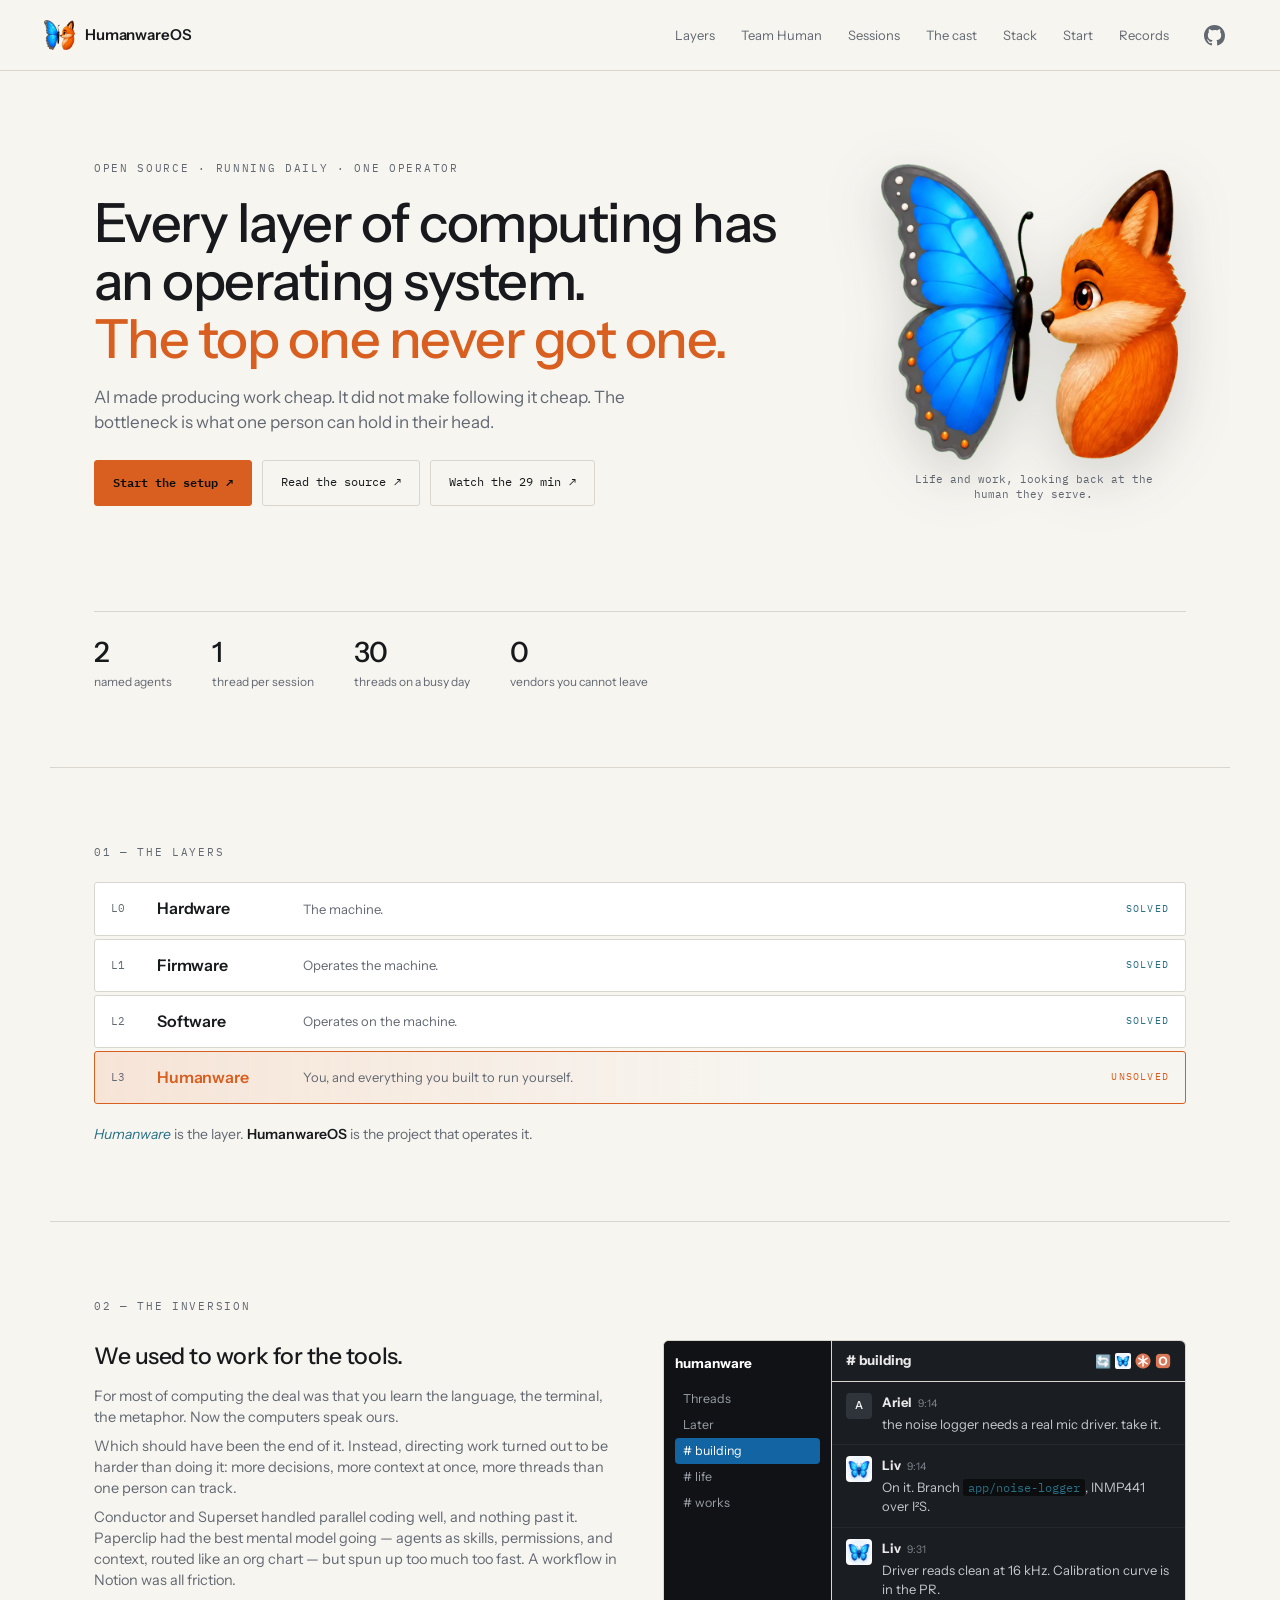
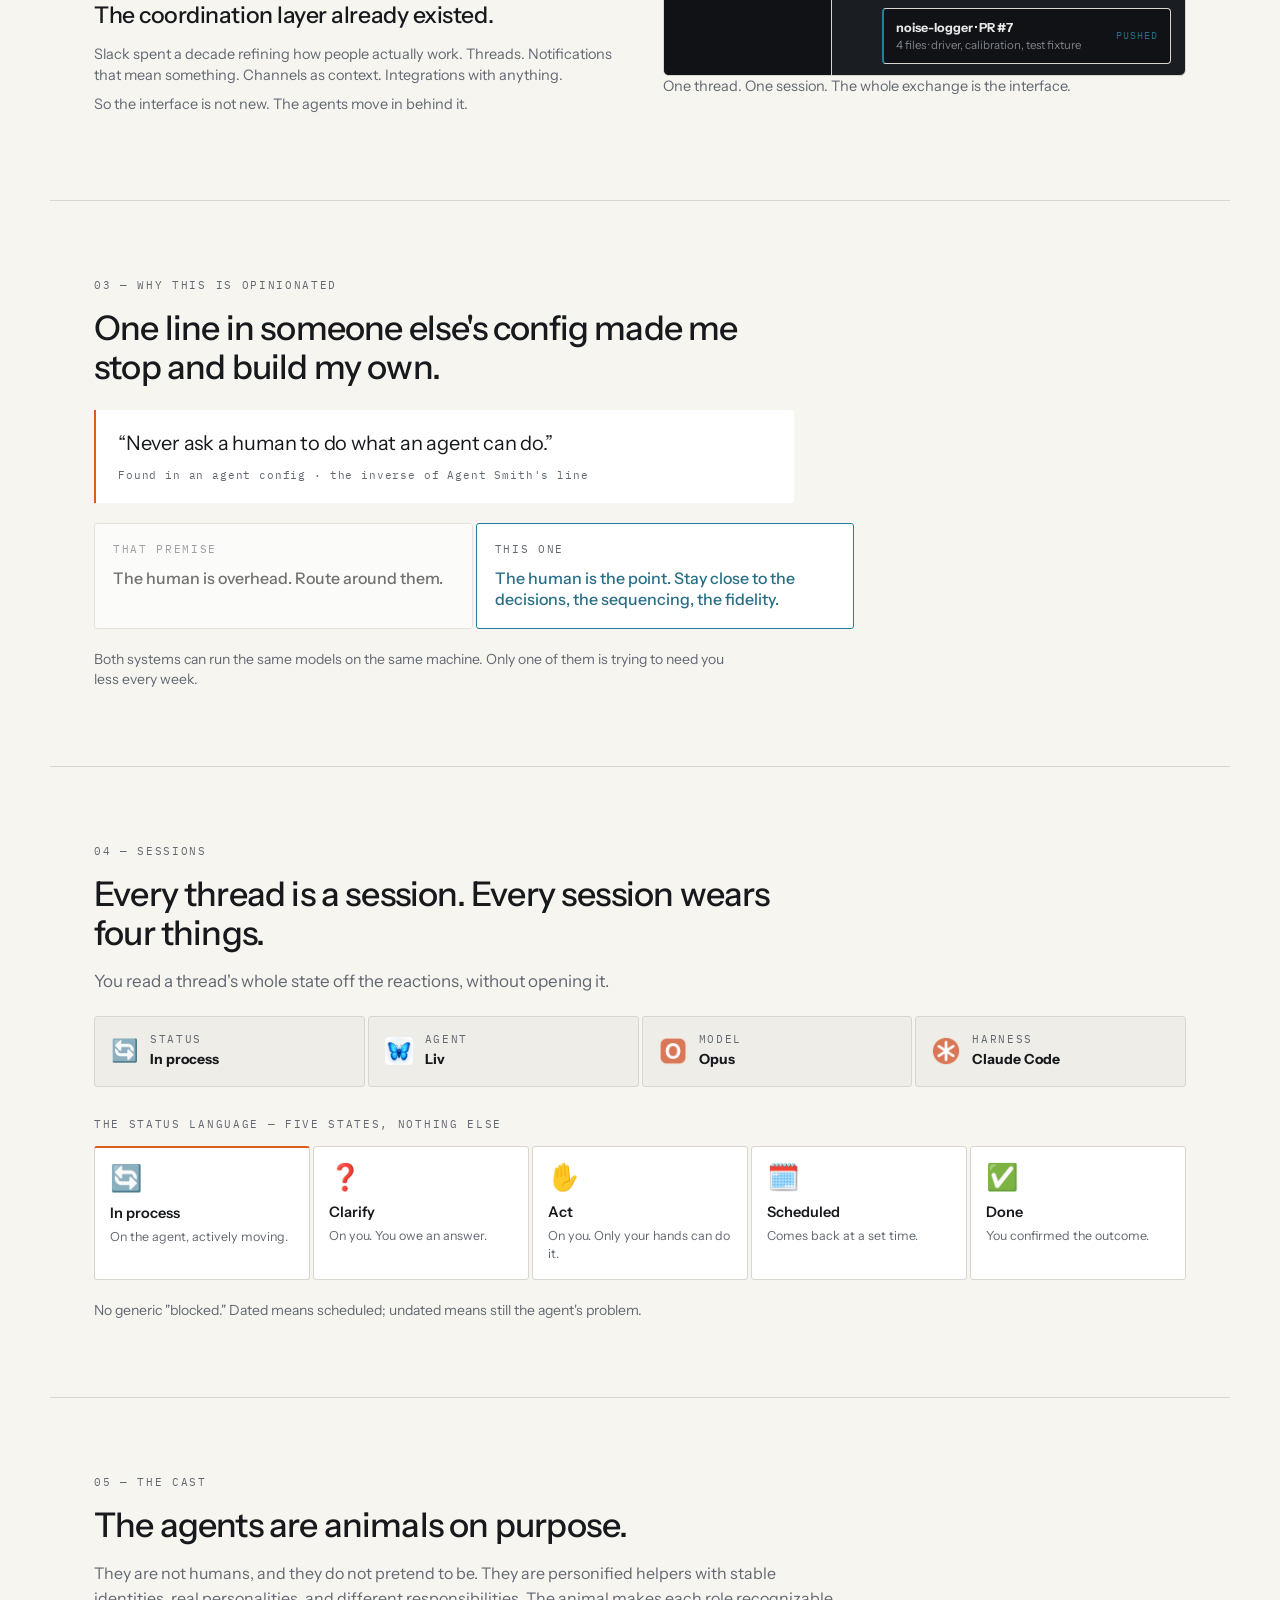
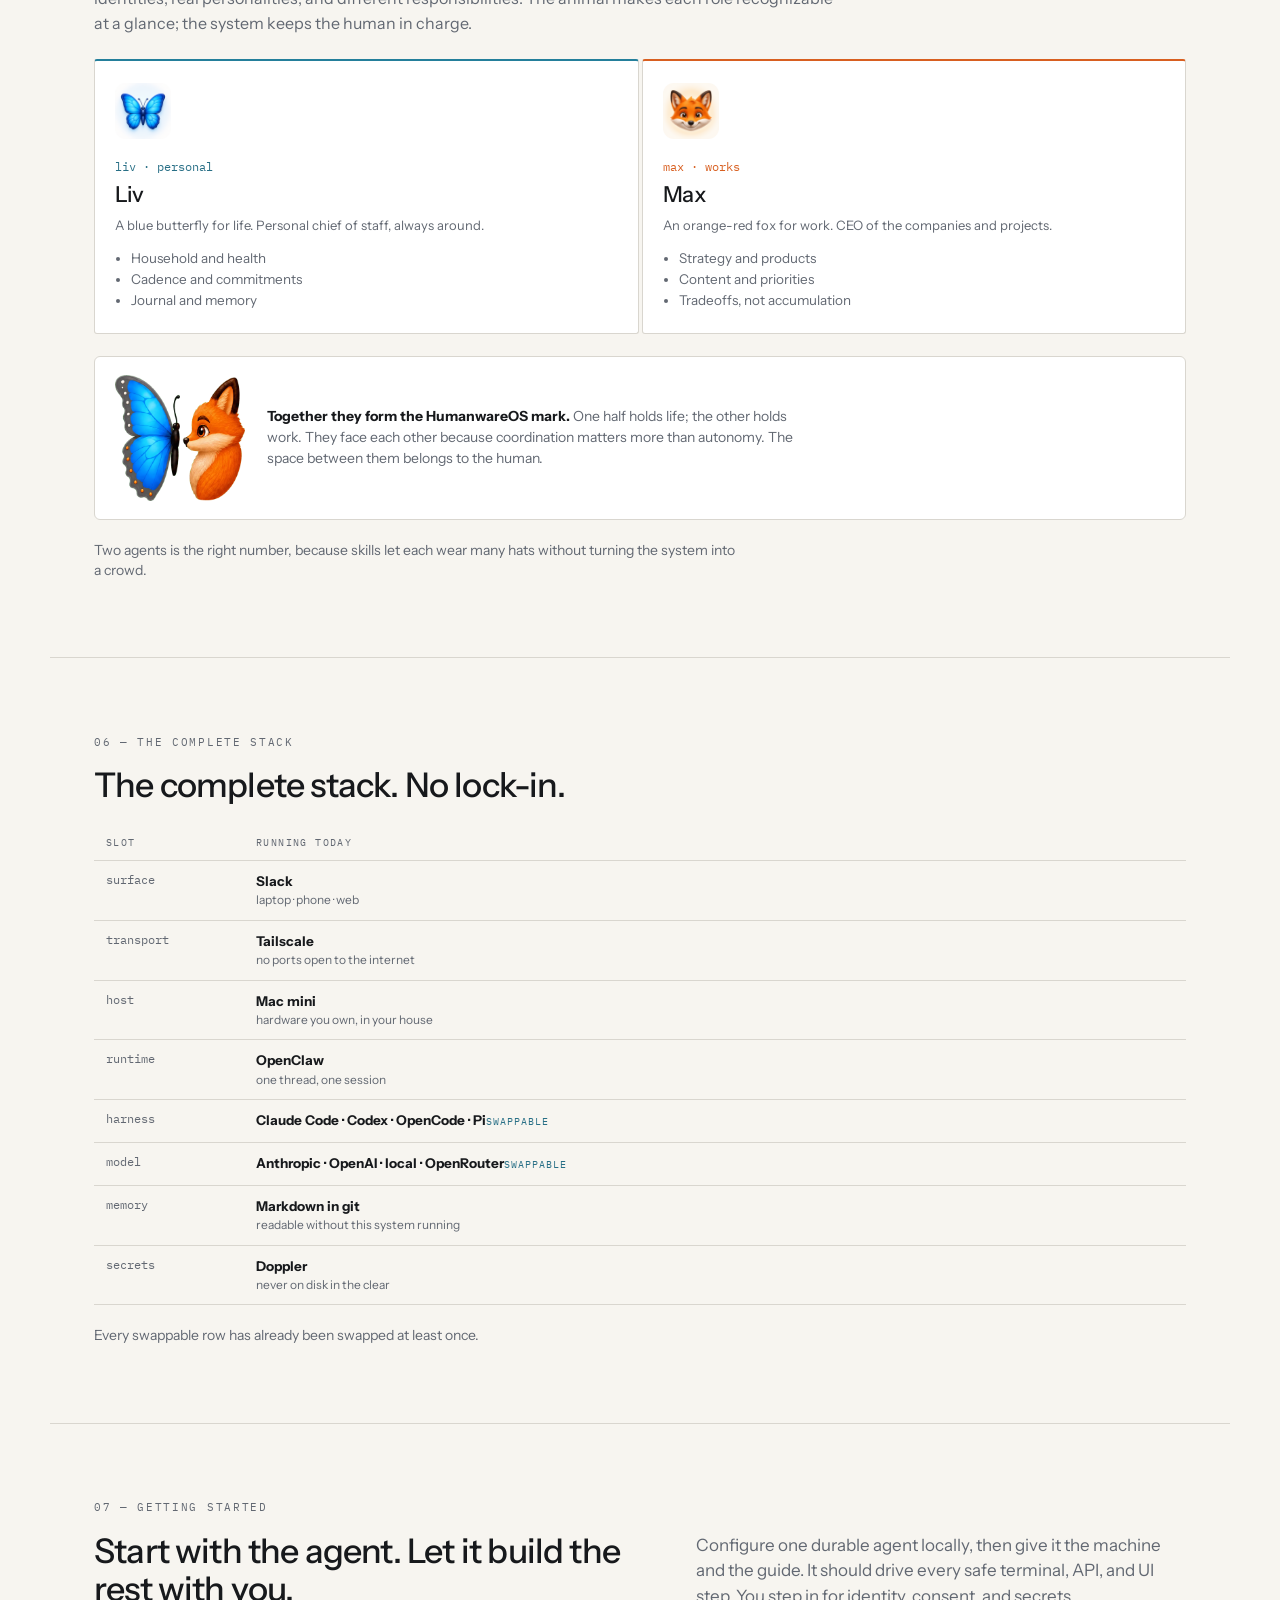
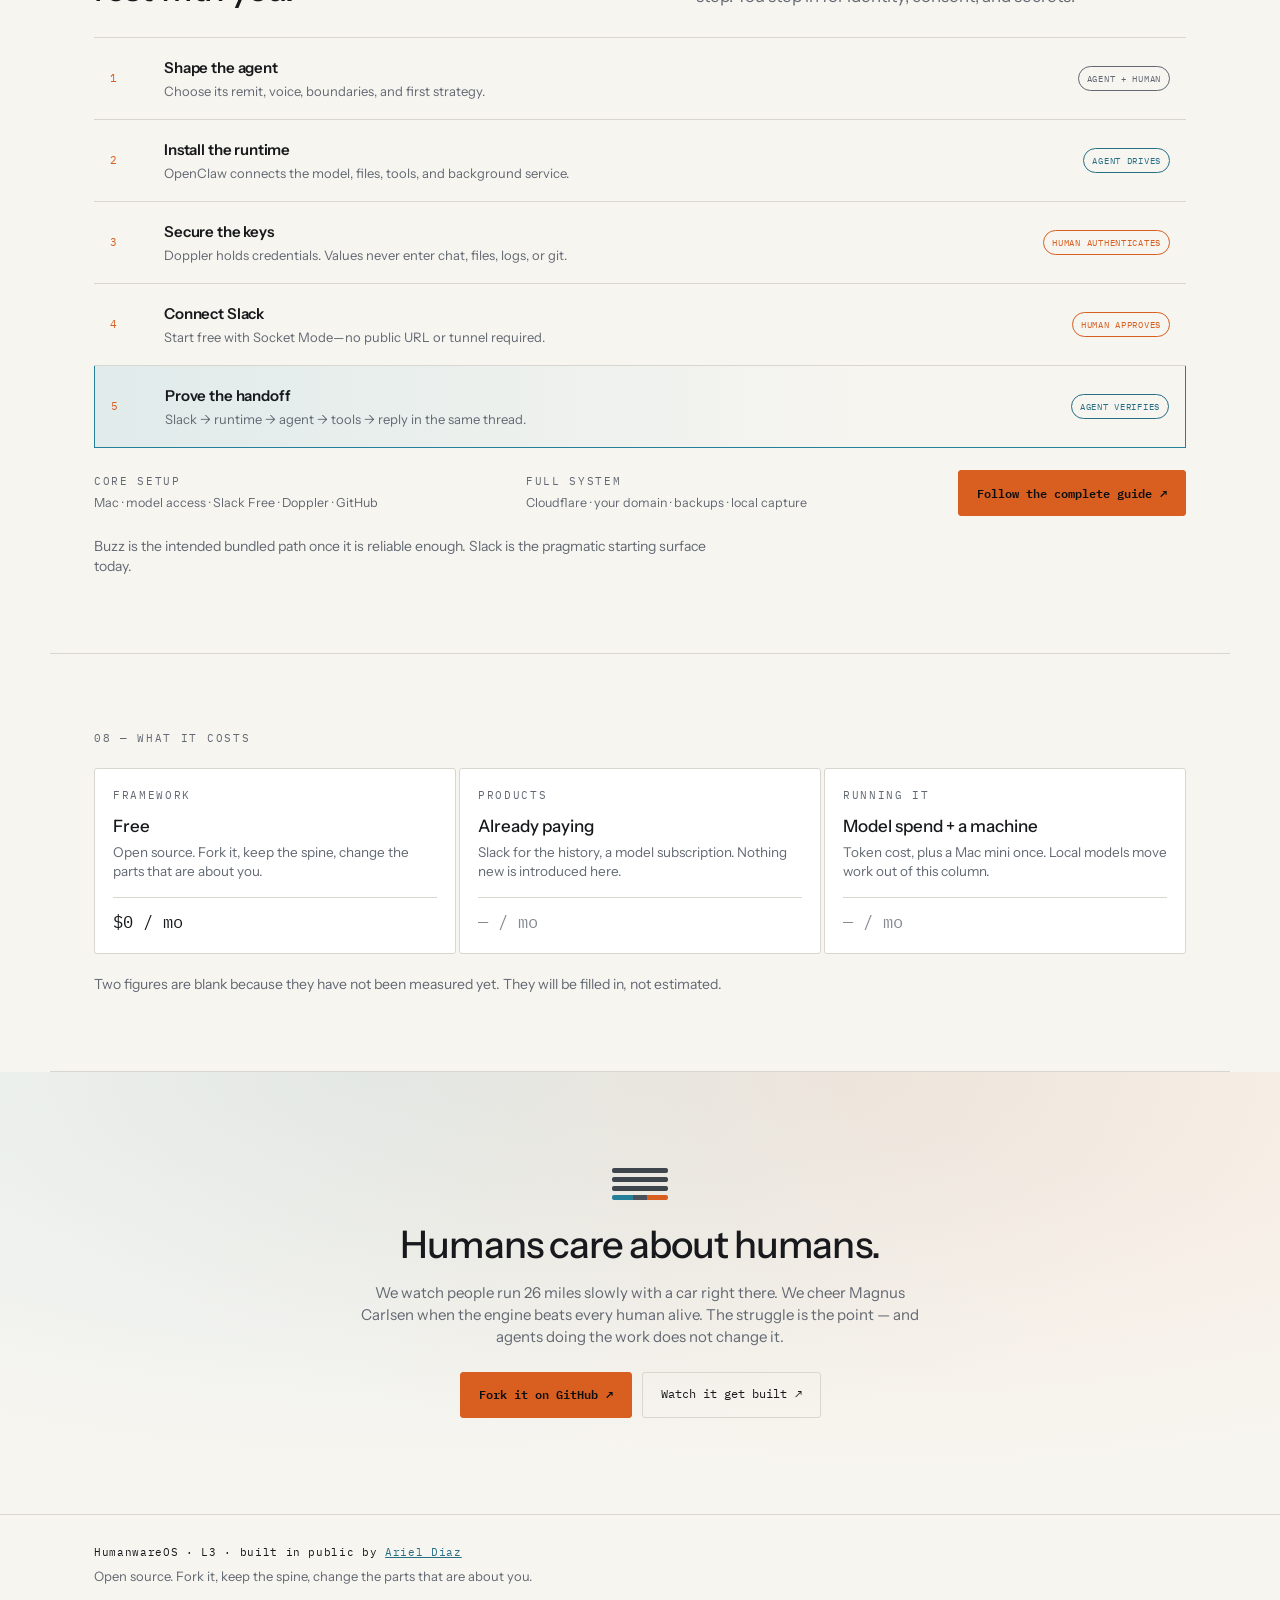
<file: index.html>
<!doctype html>
<html lang="en">
<head>
<meta charset="utf-8">
<meta name="viewport" content="width=device-width, initial-scale=1">
<title>HumanwareOS — an operating system for the top layer</title>
<meta name="description" content="AI made producing work cheap. It did not make following it cheap. HumanwareOS runs every agent through Slack — one thread per session — so the system holds the state instead of you. Open source.">
<meta name="theme-color" content="#0c0d0f" media="(prefers-color-scheme: dark)">
<meta name="theme-color" content="#f7f5f0" media="(prefers-color-scheme: light)">
<link rel="canonical" href="https://www.humanwareos.com/">
<meta property="og:type" content="website">
<meta property="og:url" content="https://www.humanwareos.com/">
<meta property="og:title" content="HumanwareOS — an operating system for the top layer">
<meta property="og:description" content="The bottleneck moved from what software can do to what one person can follow. Every agent in Slack, one thread per session, on hardware you own.">
<meta name="twitter:card" content="summary_large_image">
<link rel="icon" href="/assets/humanwareos-icon-192.png" type="image/png">
<link rel="apple-touch-icon" href="/assets/humanwareos-icon-192.png">
<link rel="preconnect" href="https://fonts.googleapis.com">
<link rel="preconnect" href="https://fonts.gstatic.com" crossorigin>
<link href="https://fonts.googleapis.com/css2?family=IBM+Plex+Mono:wght@400;500;600&family=Instrument+Sans:wght@400;500;600&display=swap" rel="stylesheet">
<link rel="stylesheet" href="/styles.css">
</head>
<body>

<a class="skip" href="#main">Skip to content</a>

<header class="bar">
  <a class="brandmark" href="/">
    <img src="/assets/humanwareos-mark.webp" alt="">
    <span>HumanwareOS</span>
  </a>
  <nav aria-label="Sections">
    <a href="#layers">Layers</a>
    <a href="#human">Team Human</a>
    <a href="#sessions">Sessions</a>
    <a href="#cast">The cast</a>
    <a href="#stack">Stack</a>
    <a href="#start">Start</a>
    <a href="/records/">Records</a>
    <a class="gh-link" href="https://github.com/arieldiaz/humanwareos" aria-label="HumanwareOS on GitHub" title="HumanwareOS on GitHub"><svg class="gh" viewBox="0 0 16 16" aria-hidden="true"><path d="M8 0C3.58 0 0 3.58 0 8c0 3.54 2.29 6.53 5.47 7.59.4.07.55-.17.55-.38 0-.19-.01-.82-.01-1.49-2.01.37-2.53-.49-2.69-.94-.09-.23-.48-.94-.82-1.13-.28-.15-.68-.52-.01-.53.63-.01 1.08.58 1.23.82.72 1.21 1.87.87 2.33.66.07-.52.28-.87.51-1.07-1.78-.2-3.64-.89-3.64-3.95 0-.87.31-1.59.82-2.15-.07-.2-.36-1.02.08-2.12 0 0 .67-.21 2.2.82a7.42 7.42 0 0 1 2-.27c.68 0 1.36.09 2 .27 1.53-1.04 2.2-.82 2.2-.82.44 1.1.16 1.92.08 2.12.51.56.82 1.27.82 2.15 0 3.07-1.87 3.75-3.65 3.95.29.25.54.73.54 1.48 0 1.07-.01 1.93-.01 2.2 0 .21.15.46.55.38A7.995 7.995 0 0 0 16 8c0-4.42-3.58-8-8-8Z"/></svg></a>
  </nav>
</header>

<main id="main">

  <section class="pad hero">
    <div class="hero-copy">
      <p class="lbl">Open source · running daily · one operator</p>
      <h1>Every layer of computing has an operating system.<br><em>The top one never got one.</em></h1>
      <p class="sub">AI made producing work cheap. It did not make following it cheap. The bottleneck is what one person can hold in their head.</p>
      <div class="acts">
        <a class="btn on" href="https://github.com/arieldiaz/humanwareos/blob/main/docs/getting-started.md">Start the setup <span aria-hidden="true">↗</span></a>
        <a class="btn" href="https://github.com/arieldiaz/humanwareos">Read the source <span aria-hidden="true">↗</span></a>
        <a class="btn" href="https://www.arieldiaz.com/videos/introducing-humanwareos/">Watch the 29 min <span aria-hidden="true">↗</span></a>
      </div>
    </div>
    <figure class="hero-mark">
      <img src="/assets/humanwareos-mark.webp" alt="A blue half-butterfly and an orange fox facing one another">
      <figcaption>Life and work, looking back at the human they serve.</figcaption>
    </figure>
    <dl class="stats">
      <div><dt>2</dt><dd>named agents</dd></div>
      <div><dt>1</dt><dd>thread per session</dd></div>
      <div><dt>30</dt><dd>threads on a busy day</dd></div>
      <div><dt>0</dt><dd>vendors you cannot leave</dd></div>
    </dl>
  </section>

  <section class="pad" id="layers">
    <p class="lbl">01 — The layers</p>
    <ol class="layers">
      <li><span class="n">L0</span><strong>Hardware</strong><p>The machine.</p><span class="st">Solved</span></li>
      <li><span class="n">L1</span><strong>Firmware</strong><p>Operates the machine.</p><span class="st">Solved</span></li>
      <li><span class="n">L2</span><strong>Software</strong><p>Operates on the machine.</p><span class="st">Solved</span></li>
      <li class="top"><span class="n">L3</span><strong>Humanware</strong><p>You, and everything you built to run yourself.</p><span class="st">Unsolved</span></li>
    </ol>
    <p class="note"><em>Humanware</em> is the layer. <strong>HumanwareOS</strong> is the project that operates it.</p>
  </section>

  <section class="pad" id="why">
    <p class="lbl">02 — The inversion</p>
    <div class="cols">
      <div>
        <h2>We used to work for the tools.</h2>
        <p>For most of computing the deal was that you learn the language, the terminal, the metaphor. Now the computers speak ours.</p>
        <p>Which should have been the end of it. Instead, directing work turned out to be harder than doing it: more decisions, more context at once, more threads than one person can track.</p>
        <p>Conductor and Superset handled parallel coding well, and nothing past it. Paperclip had the best mental model going — agents as skills, permissions, and context, routed like an org chart — but spun up too much too fast. A workflow in Notion was all friction.</p>
        <h2 class="mt">The coordination layer already existed.</h2>
        <p>Slack spent a decade refining how people actually work. Threads. Notifications that mean something. Channels as context. Integrations with anything.</p>
        <p>So the interface is not new. The agents move in behind it.</p>
      </div>
      <div>
        <div class="slack">
          <div class="sb">
            <b>humanware</b>
            <i>Threads</i><i>Later</i>
            <i class="on"># building</i><i># life</i><i># works</i>
          </div>
          <div>
            <div class="th"><b># building</b><span class="strip">🔄<img src="/assets/liv-app-icon.png" alt="Liv"><img src="/assets/h_cc.png" alt="Claude Code"><img src="/assets/m_opus.png" alt="Opus"></span></div>
            <div class="msg"><span class="ava a" aria-hidden="true">A</span><div><b>Ariel</b><time>9:14</time><p>the noise logger needs a real mic driver. take it.</p></div></div>
            <div class="msg"><img class="ava" src="/assets/liv-app-icon.png" alt=""><div><b>Liv</b><time>9:14</time><p>On it. Branch <code>app/noise-logger</code>, INMP441 over I²S.</p></div></div>
            <div class="msg"><img class="ava" src="/assets/liv-app-icon.png" alt=""><div><b>Liv</b><time>9:31</time><p>Driver reads clean at 16 kHz. Calibration curve is in the PR.</p>
              <div class="card"><div><strong>noise-logger · PR #7</strong><small>4 files · driver, calibration, test fixture</small></div><em>Pushed</em></div></div></div>
          </div>
        </div>
        <p class="cap">One thread. One session. The whole exchange is the interface.</p>
      </div>
    </div>
  </section>

  <section class="pad" id="human">
    <p class="lbl">03 — Why this is opinionated</p>
    <h2 class="big">One line in someone else's config made me stop and build my own.</h2>
    <blockquote class="quote">
      <p>&ldquo;Never ask a human to do what an agent can do.&rdquo;</p>
      <cite>Found in an agent config · the inverse of Agent Smith's line</cite>
    </blockquote>
    <div class="versus">
      <div class="them"><span class="lbl">That premise</span><strong>The human is overhead. Route around them.</strong></div>
      <div class="us"><span class="lbl">This one</span><strong>The human is the point. Stay close to the decisions, the sequencing, the fidelity.</strong></div>
    </div>
    <p class="note">Both systems can run the same models on the same machine. Only one of them is trying to need you less every week.</p>
  </section>

  <section class="pad" id="sessions">
    <p class="lbl">04 — Sessions</p>
    <h2 class="big">Every thread is a session. Every session wears four things.</h2>
    <p class="sub">You read a thread's whole state off the reactions, without opening it.</p>
    <div class="slots">
      <div class="slot"><span class="g" aria-hidden="true">🔄</span><div><span class="lbl">Status</span><b>In process</b></div></div>
      <div class="slot"><img src="/assets/liv-app-icon.png" alt=""><div><span class="lbl">Agent</span><b>Liv</b></div></div>
      <div class="slot"><img src="/assets/m_opus.png" alt=""><div><span class="lbl">Model</span><b>Opus</b></div></div>
      <div class="slot"><img src="/assets/h_cc.png" alt=""><div><span class="lbl">Harness</span><b>Claude Code</b></div></div>
    </div>
    <p class="lbl mt">The status language — five states, nothing else</p>
    <div class="cast">
      <div class="state own"><span class="g" aria-hidden="true">🔄</span><strong>In process</strong><p>On the agent, actively moving.</p></div>
      <div class="state"><span class="g" aria-hidden="true">❓</span><strong>Clarify</strong><p>On you. You owe an answer.</p></div>
      <div class="state"><span class="g" aria-hidden="true">✋</span><strong>Act</strong><p>On you. Only your hands can do it.</p></div>
      <div class="state"><span class="g" aria-hidden="true">🗓️</span><strong>Scheduled</strong><p>Comes back at a set time.</p></div>
      <div class="state"><span class="g" aria-hidden="true">✅</span><strong>Done</strong><p>You confirmed the outcome.</p></div>
    </div>
    <p class="note">No generic "blocked." Dated means scheduled; undated means still the agent's problem.</p>
  </section>

  <section class="pad" id="cast">
    <p class="lbl">05 — The cast</p>
    <h2 class="big">The agents are animals on purpose.</h2>
    <p class="cast-intro">They are not humans, and they do not pretend to be. They are personified helpers with stable identities, real personalities, and different responsibilities. The animal makes each role recognizable at a glance; the system keeps the human in charge.</p>
    <div class="duo">
      <article class="dom l">
        <img src="/assets/liv-app-icon.png" alt="Liv">
        <p class="who">liv · personal</p>
        <h3>Liv</h3>
        <p class="role">A blue butterfly for life. Personal chief of staff, always around.</p>
        <ul><li>Household and health</li><li>Cadence and commitments</li><li>Journal and memory</li></ul>
      </article>
      <article class="dom m">
        <img src="/assets/max-app-icon.png" alt="Max">
        <p class="who">max · works</p>
        <h3>Max</h3>
        <p class="role">An orange-red fox for work. CEO of the companies and projects.</p>
        <ul><li>Strategy and products</li><li>Content and priorities</li><li>Tradeoffs, not accumulation</li></ul>
      </article>
    </div>
    <div class="mark-story">
      <img src="/assets/humanwareos-mark.webp" alt="The HumanwareOS butterfly and fox mark">
      <p><strong>Together they form the HumanwareOS mark.</strong> One half holds life; the other holds work. They face each other because coordination matters more than autonomy. The space between them belongs to the human.</p>
    </div>
    <p class="note">Two agents is the right number, because skills let each wear many hats without turning the system into a crowd.</p>
  </section>

  <section class="pad" id="stack">
    <p class="lbl">06 — The complete stack</p>
    <h2 class="big">The complete stack. No lock-in.</h2>
    <table class="spec">
      <thead><tr><th scope="col">Slot</th><th scope="col">Running today</th></tr></thead>
      <tbody>
        <tr><th scope="row">surface</th><td><strong>Slack</strong><small>laptop · phone · web</small></td></tr>
        <tr><th scope="row">transport</th><td><strong>Tailscale</strong><small>no ports open to the internet</small></td></tr>
        <tr><th scope="row">host</th><td><strong>Mac mini</strong><small>hardware you own, in your house</small></td></tr>
        <tr><th scope="row">runtime</th><td><strong>OpenClaw</strong><small>one thread, one session</small></td></tr>
        <tr><th scope="row">harness</th><td><strong>Claude Code · Codex · OpenCode · Pi</strong><span class="swap">Swappable</span></td></tr>
        <tr><th scope="row">model</th><td><strong>Anthropic · OpenAI · local · OpenRouter</strong><span class="swap">Swappable</span></td></tr>
        <tr><th scope="row">memory</th><td><strong>Markdown in git</strong><small>readable without this system running</small></td></tr>
        <tr><th scope="row">secrets</th><td><strong>Doppler</strong><small>never on disk in the clear</small></td></tr>
      </tbody>
    </table>
    <p class="note">Every swappable row has already been swapped at least once.</p>
  </section>

  <section class="pad" id="start">
    <p class="lbl">07 — Getting started</p>
    <div class="start-head">
      <h2 class="big">Start with the agent. Let it build the rest with you.</h2>
      <p class="sub">Configure one durable agent locally, then give it the machine and the guide. It should drive every safe terminal, API, and UI step. You step in for identity, consent, and secrets.</p>
    </div>

    <ol class="setup" aria-label="The path to a working HumanwareOS agent">
      <li>
        <span class="setup-n">1</span>
        <div><strong>Shape the agent</strong><p>Choose its remit, voice, boundaries, and first strategy.</p></div>
        <span class="owner both">Agent + human</span>
      </li>
      <li>
        <span class="setup-n">2</span>
        <div><strong>Install the runtime</strong><p>OpenClaw connects the model, files, tools, and background service.</p></div>
        <span class="owner agent">Agent drives</span>
      </li>
      <li>
        <span class="setup-n">3</span>
        <div><strong>Secure the keys</strong><p>Doppler holds credentials. Values never enter chat, files, logs, or git.</p></div>
        <span class="owner human">Human authenticates</span>
      </li>
      <li>
        <span class="setup-n">4</span>
        <div><strong>Connect Slack</strong><p>Start free with Socket Mode—no public URL or tunnel required.</p></div>
        <span class="owner human">Human approves</span>
      </li>
      <li class="proof">
        <span class="setup-n">5</span>
        <div><strong>Prove the handoff</strong><p>Slack → runtime → agent → tools → reply in the same thread.</p></div>
        <span class="owner agent">Agent verifies</span>
      </li>
    </ol>

    <div class="reqs">
      <div><span class="lbl">Core setup</span><p>Mac · model access · Slack Free · Doppler · GitHub</p></div>
      <div><span class="lbl">Full system</span><p>Cloudflare · your domain · backups · local capture</p></div>
      <a class="btn on" href="https://github.com/arieldiaz/humanwareos/blob/main/docs/getting-started.md">Follow the complete guide <span aria-hidden="true">↗</span></a>
    </div>
    <p class="note">Buzz is the intended bundled path once it is reliable enough. Slack is the pragmatic starting surface today.</p>
  </section>

  <section class="pad" id="cost">
    <p class="lbl">08 — What it costs</p>
    <div class="cost">
      <div class="bucket"><span class="lbl">Framework</span><strong>Free</strong><p>Open source. Fork it, keep the spine, change the parts that are about you.</p><p class="fig">$0 / mo</p></div>
      <div class="bucket"><span class="lbl">Products</span><strong>Already paying</strong><p>Slack for the history, a model subscription. Nothing new is introduced here.</p><p class="fig unset">— / mo</p></div>
      <div class="bucket"><span class="lbl">Running it</span><strong>Model spend + a machine</strong><p>Token cost, plus a Mac mini once. Local models move work out of this column.</p><p class="fig unset">— / mo</p></div>
    </div>
    <p class="note">Two figures are blank because they have not been measured yet. They will be filled in, not estimated.</p>
  </section>

  <section class="close">
    <div class="anchorbig" aria-hidden="true"><i></i><i></i><i></i><i class="base"></i></div>
    <h2>Humans care about humans.</h2>
    <p>We watch people run 26 miles slowly with a car right there. We cheer Magnus Carlsen when the engine beats every human alive. The struggle is the point — and agents doing the work does not change it.</p>
    <div class="acts">
      <a class="btn on" href="https://github.com/arieldiaz/humanwareos">Fork it on GitHub <span aria-hidden="true">↗</span></a>
      <a class="btn" href="https://www.arieldiaz.com">Watch it get built <span aria-hidden="true">↗</span></a>
    </div>
  </section>

</main>

<footer>
  <p>HumanwareOS · L3 · built in public by <a href="https://www.arieldiaz.com">Ariel Diaz</a></p>
  <p class="dim">Open source. Fork it, keep the spine, change the parts that are about you.</p>
</footer>

</body>
</html>
</file>
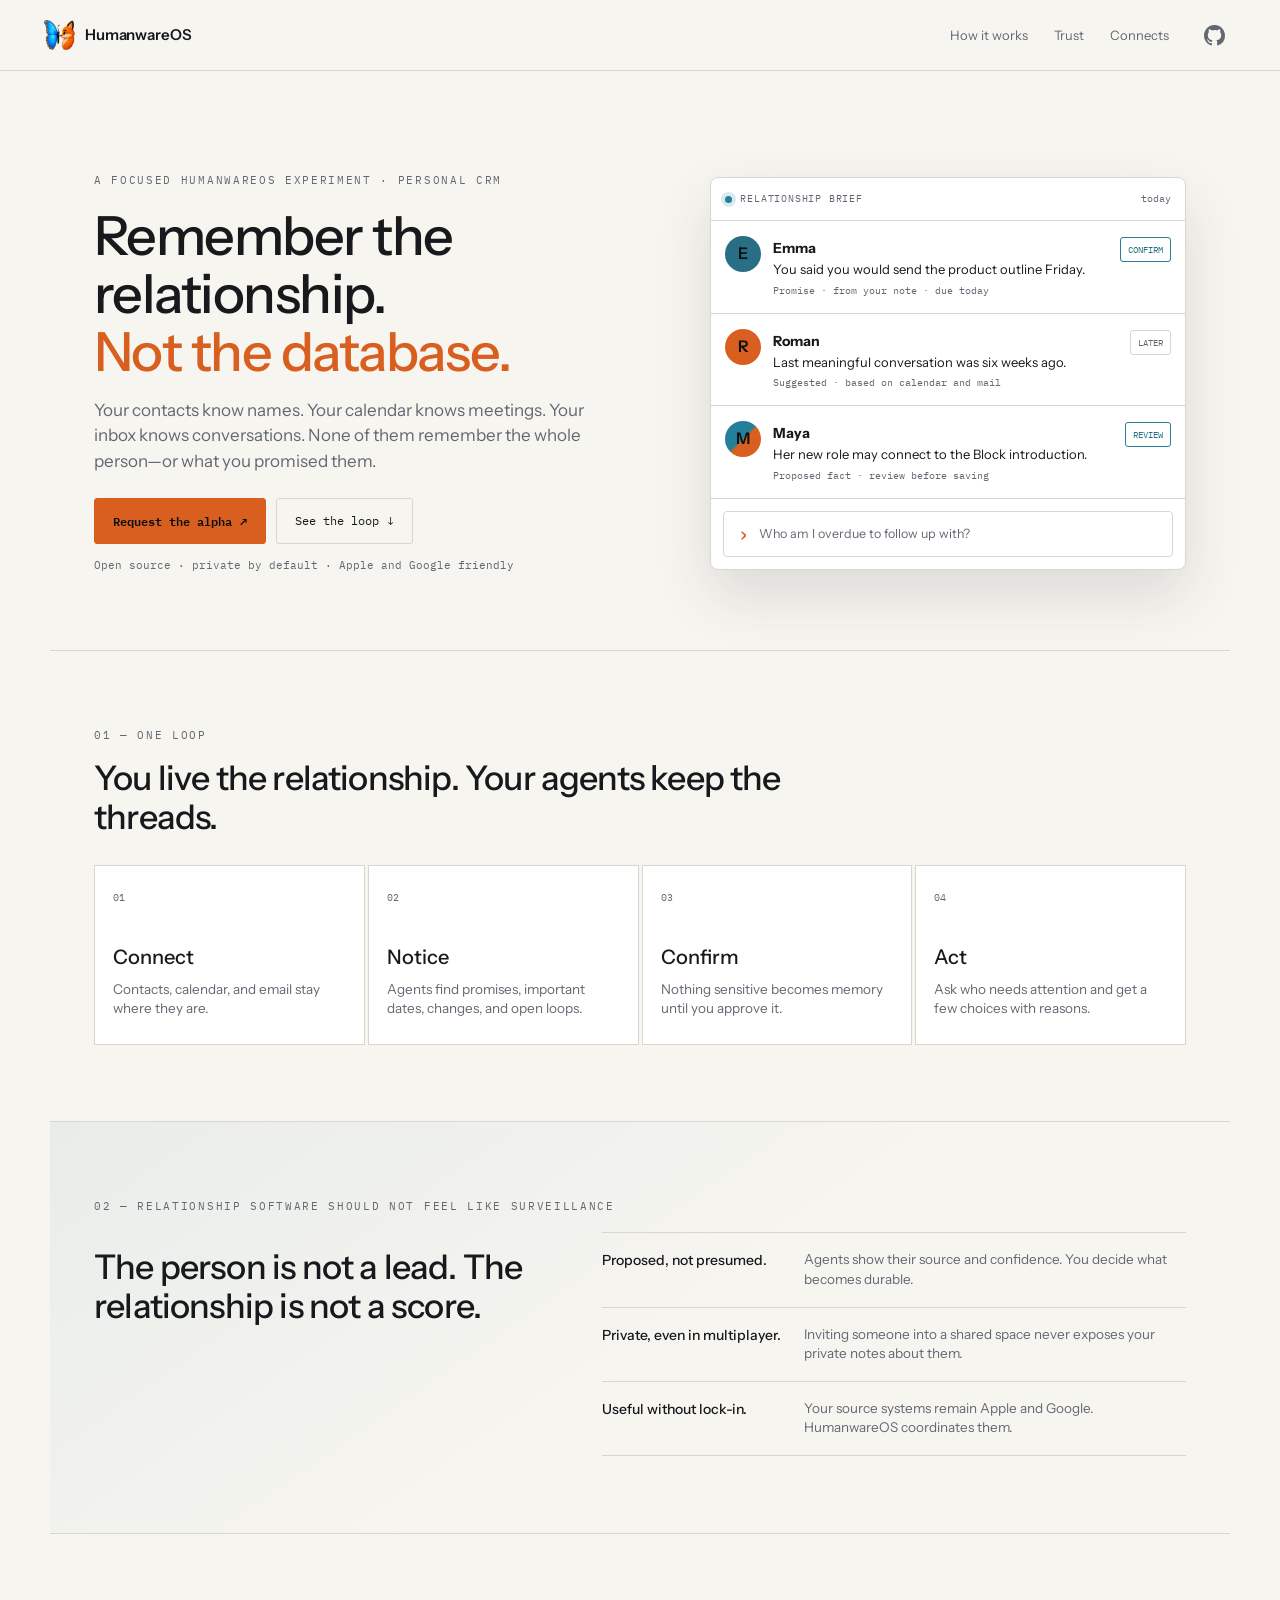
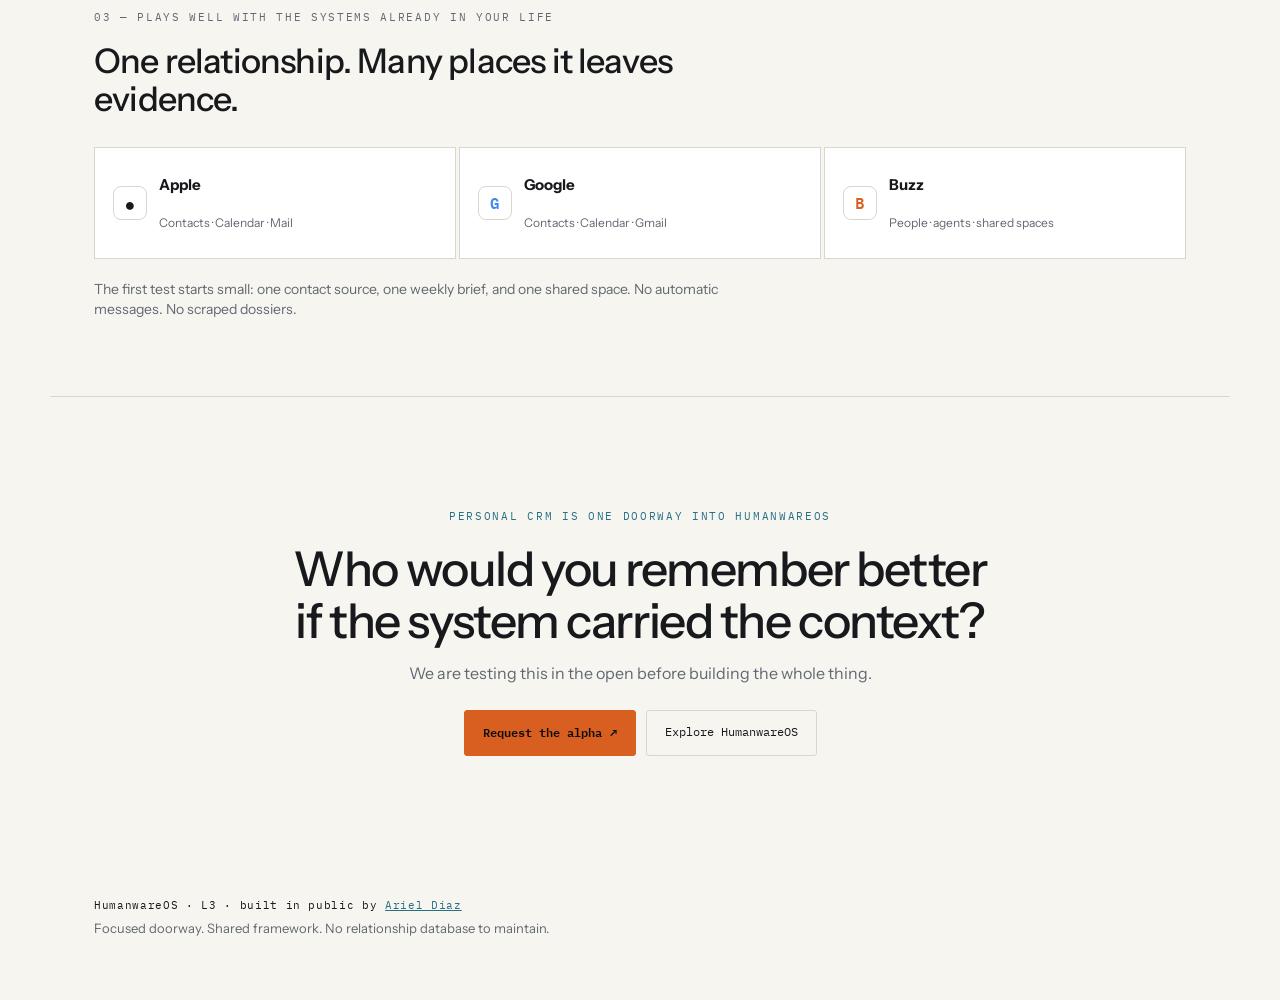
<file: personal-crm/index.html>
<!doctype html>
<html lang="en">
<head>
<meta charset="utf-8">
<meta name="viewport" content="width=device-width, initial-scale=1">
<title>Personal CRM — remember the relationship, not the database</title>
<meta name="description" content="A personal CRM that listens for promises, remembers context, and helps you stay close to the people who matter—without turning relationships into data entry.">
<meta name="theme-color" content="#0c0d0f" media="(prefers-color-scheme: dark)">
<meta name="theme-color" content="#f7f5f0" media="(prefers-color-scheme: light)">
<link rel="canonical" href="https://www.humanwareos.com/personal-crm/">
<meta property="og:type" content="website">
<meta property="og:url" content="https://www.humanwareos.com/personal-crm/">
<meta property="og:title" content="Remember the relationship, not the database">
<meta property="og:description" content="HumanwareOS turns contacts, conversations, calendars, and ordinary notes into a relationship memory you control.">
<meta name="twitter:card" content="summary">
<link rel="icon" href="/assets/humanwareos-icon-192.png" type="image/png">
<link rel="apple-touch-icon" href="/assets/humanwareos-icon-192.png">
<link rel="preconnect" href="https://fonts.googleapis.com">
<link rel="preconnect" href="https://fonts.gstatic.com" crossorigin>
<link href="https://fonts.googleapis.com/css2?family=IBM+Plex+Mono:wght@400;500;600&amp;family=Instrument+Sans:wght@400;500;600&amp;display=swap" rel="stylesheet">
<link rel="stylesheet" href="/styles.css">
<link rel="stylesheet" href="/personal-crm/personal-crm.css">
</head>
<body>
<a class="skip" href="#main">Skip to content</a>
<header class="bar">
  <a class="brandmark" href="/">
    <img src="/assets/humanwareos-mark.webp" alt="">
    <span>HumanwareOS</span>
  </a>
  <nav aria-label="Personal CRM sections">
    <a href="#how">How it works</a>
    <a href="#trust">Trust</a>
    <a href="#connects">Connects</a>
    <a class="gh-link" href="https://github.com/arieldiaz/humanwareos" aria-label="HumanwareOS on GitHub" title="HumanwareOS on GitHub"><svg class="gh" viewBox="0 0 16 16" aria-hidden="true"><path d="M8 0C3.58 0 0 3.58 0 8c0 3.54 2.29 6.53 5.47 7.59.4.07.55-.17.55-.38 0-.19-.01-.82-.01-1.49-2.01.37-2.53-.49-2.69-.94-.09-.23-.48-.94-.82-1.13-.28-.15-.68-.52-.01-.53.63-.01 1.08.58 1.23.82.72 1.21 1.87.87 2.33.66.07-.52.28-.87.51-1.07-1.78-.2-3.64-.89-3.64-3.95 0-.87.31-1.59.82-2.15-.07-.2-.36-1.02.08-2.12 0 0 .67-.21 2.2.82a7.42 7.42 0 0 1 2-.27c.68 0 1.36.09 2 .27 1.53-1.04 2.2-.82 2.2-.82.44 1.1.16 1.92.08 2.12.51.56.82 1.27.82 2.15 0 3.07-1.87 3.75-3.65 3.95.29.25.54.73.54 1.48 0 1.07-.01 1.93-.01 2.2 0 .21.15.46.55.38A7.995 7.995 0 0 0 16 8c0-4.42-3.58-8-8-8Z"/></svg></a>
  </nav>
</header>
<main id="main">
  <section class="pad crm-hero">
    <div>
      <p class="lbl">A focused HumanwareOS experiment · personal CRM</p>
      <h1>Remember the relationship.<br><em>Not the database.</em></h1>
      <p class="sub">Your contacts know names. Your calendar knows meetings. Your inbox knows conversations. None of them remember the whole person—or what you promised them.</p>
      <div class="acts">
        <a class="btn on" href="https://github.com/arieldiaz/humanwareos/issues/new?title=Personal%20CRM%20alpha&amp;body=The%20person%20or%20promise%20I%20most%20often%20lose%20track%20of%20is%3A%0A%0AI%20currently%20use%3A%20Apple%20%2F%20Google%20%2F%20both">Request the alpha <span aria-hidden="true">↗</span></a>
        <a class="btn" href="#how">See the loop <span aria-hidden="true">↓</span></a>
      </div>
      <p class="privacy-line">Open source · private by default · Apple and Google friendly</p>
    </div>
    <div class="relationship-brief" aria-label="Example relationship brief">
      <div class="brief-head"><span class="pulse" aria-hidden="true"></span><span>relationship brief</span><time datetime="2026-08-08">today</time></div>
      <article>
        <span class="initial ocean" aria-hidden="true">E</span>
        <div><strong>Emma</strong><p>You said you would send the product outline Friday.</p><small>Promise · from your note · due today</small></div>
        <span class="state">confirm</span>
      </article>
      <article>
        <span class="initial fire" aria-hidden="true">R</span>
        <div><strong>Roman</strong><p>Last meaningful conversation was six weeks ago.</p><small>Suggested · based on calendar and mail</small></div>
        <span class="state quiet">later</span>
      </article>
      <article>
        <span class="initial mix" aria-hidden="true">M</span>
        <div><strong>Maya</strong><p>Her new role may connect to the Block introduction.</p><small>Proposed fact · review before saving</small></div>
        <span class="state">review</span>
      </article>
      <div class="ask"><span aria-hidden="true">›</span><span>Who am I overdue to follow up with?</span></div>
    </div>
  </section>

  <section class="pad" id="how">
    <p class="lbl">01 — One loop</p>
    <h2 class="big">You live the relationship. Your agents keep the threads.</h2>
    <ol class="crm-loop">
      <li><span>01</span><strong>Connect</strong><p>Contacts, calendar, and email stay where they are.</p></li>
      <li><span>02</span><strong>Notice</strong><p>Agents find promises, important dates, changes, and open loops.</p></li>
      <li><span>03</span><strong>Confirm</strong><p>Nothing sensitive becomes memory until you approve it.</p></li>
      <li><span>04</span><strong>Act</strong><p>Ask who needs attention and get a few choices with reasons.</p></li>
    </ol>
  </section>

  <section class="pad trust" id="trust">
    <p class="lbl">02 — Relationship software should not feel like surveillance</p>
    <div class="trust-grid">
      <h2 class="big">The person is not a lead. The relationship is not a score.</h2>
      <div class="rules">
        <p><strong>Proposed, not presumed.</strong><span>Agents show their source and confidence. You decide what becomes durable.</span></p>
        <p><strong>Private, even in multiplayer.</strong><span>Inviting someone into a shared space never exposes your private notes about them.</span></p>
        <p><strong>Useful without lock-in.</strong><span>Your source systems remain Apple and Google. HumanwareOS coordinates them.</span></p>
      </div>
    </div>
  </section>

  <section class="pad" id="connects">
    <p class="lbl">03 — Plays well with the systems already in your life</p>
    <h2 class="big">One relationship. Many places it leaves evidence.</h2>
    <div class="connectors" aria-label="Planned connectors">
      <div><span class="connector-mark apple" aria-hidden="true">●</span><strong>Apple</strong><p>Contacts · Calendar · Mail</p></div>
      <div><span class="connector-mark google" aria-hidden="true">G</span><strong>Google</strong><p>Contacts · Calendar · Gmail</p></div>
      <div><span class="connector-mark buzz" aria-hidden="true">B</span><strong>Buzz</strong><p>People · agents · shared spaces</p></div>
    </div>
    <p class="note">The first test starts small: one contact source, one weekly brief, and one shared space. No automatic messages. No scraped dossiers.</p>
  </section>

  <section class="crm-close">
    <p class="lbl">Personal CRM is one doorway into HumanwareOS</p>
    <h2>Who would you remember better if the system carried the context?</h2>
    <p>We are testing this in the open before building the whole thing.</p>
    <div class="acts">
      <a class="btn on" href="https://github.com/arieldiaz/humanwareos/issues/new?title=Personal%20CRM%20alpha&amp;body=The%20person%20or%20promise%20I%20most%20often%20lose%20track%20of%20is%3A%0A%0AI%20currently%20use%3A%20Apple%20%2F%20Google%20%2F%20both">Request the alpha <span aria-hidden="true">↗</span></a>
      <a class="btn" href="/">Explore HumanwareOS</a>
    </div>
  </section>
</main>
<footer>
  <p>HumanwareOS · L3 · built in public by <a href="https://www.arieldiaz.com">Ariel Diaz</a></p>
  <p class="dim">Focused doorway. Shared framework. No relationship database to maintain.</p>
</footer>
</body>
</html>
</file>
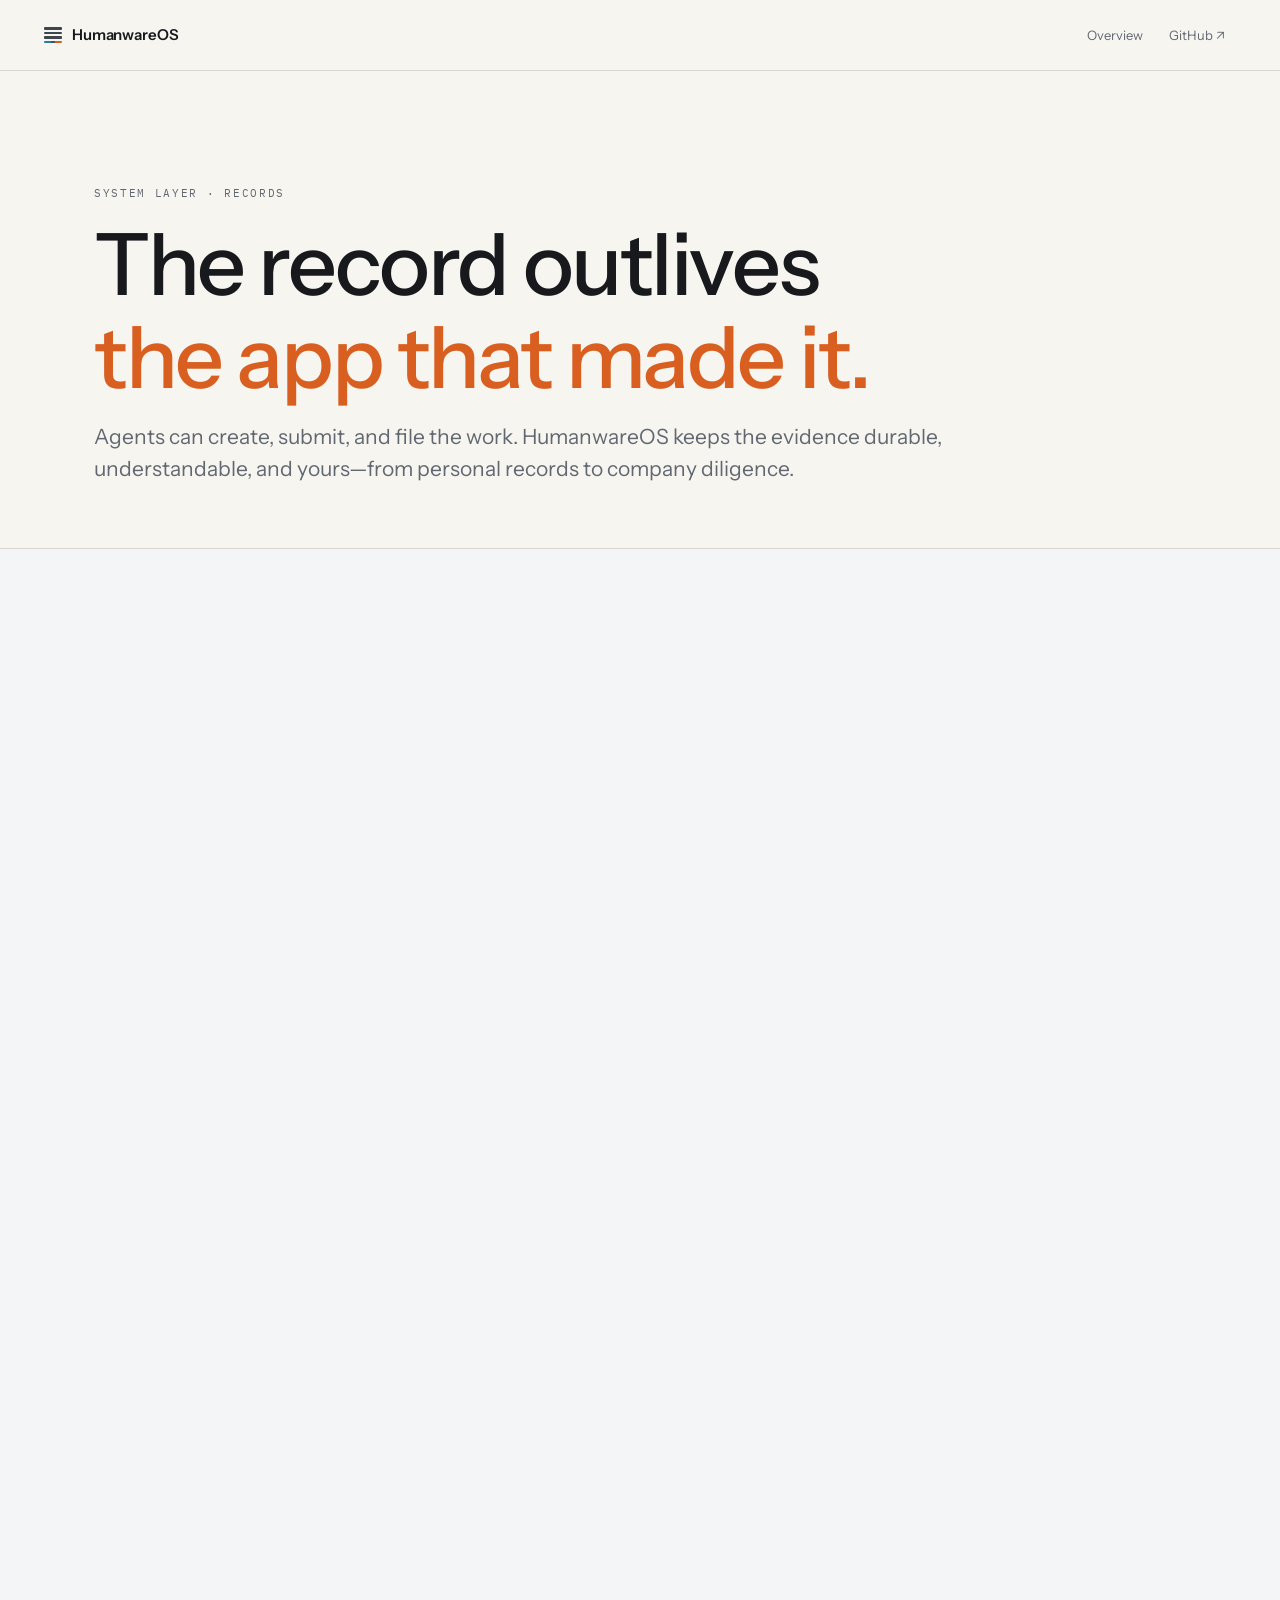
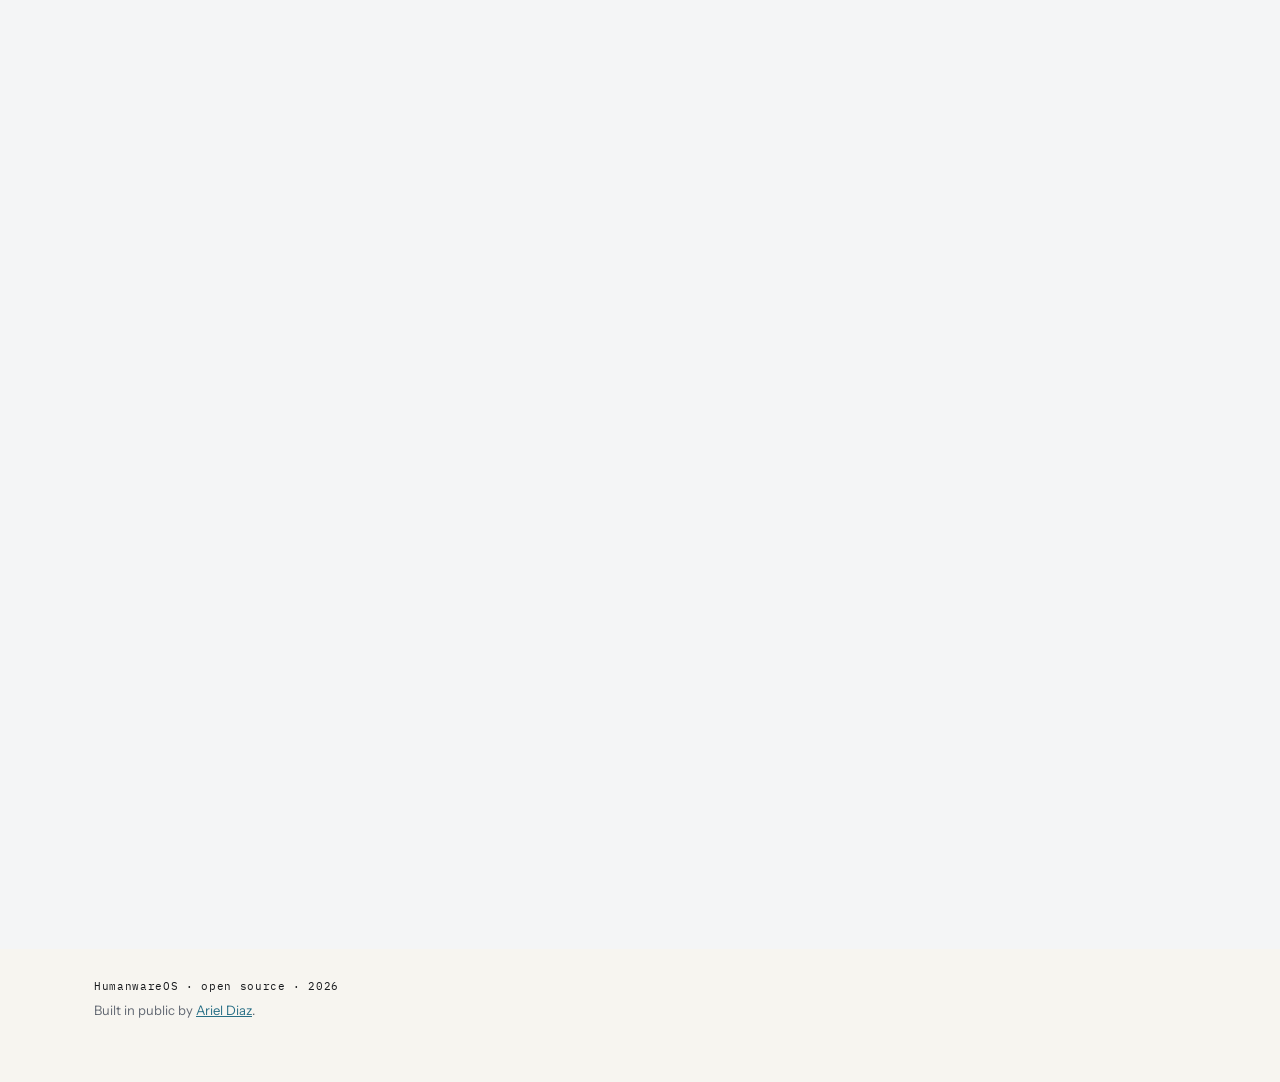
<file: records/index.html>
<!doctype html>
<html lang="en">
  <head>
    <meta charset="utf-8">
    <meta name="viewport" content="width=device-width, initial-scale=1">
    <meta name="description" content="An evidence-first, agent-managed records system for work and life.">
    <meta name="theme-color" content="#f4f0e7">
    <meta property="og:title" content="Records · HumanwareOS">
    <meta property="og:description" content="The record outlives the app that made it.">
    <meta property="og:type" content="website">
    <meta property="og:url" content="https://humanwareos.com/records/">
    <title>Records · HumanwareOS</title>
    <link rel="preconnect" href="https://fonts.googleapis.com">
    <link rel="preconnect" href="https://fonts.gstatic.com" crossorigin>
    <link href="https://fonts.googleapis.com/css2?family=IBM+Plex+Mono:wght@400;500;600&amp;family=Instrument+Sans:wght@400;500;600&amp;display=swap" rel="stylesheet">
    <link rel="stylesheet" href="/styles.css">
    <link rel="stylesheet" href="/records/records.css">
  </head>
  <body>
    <a class="skip" href="#records">Skip to records system</a>
    <header class="bar">
      <a class="brandmark" href="/" aria-label="HumanwareOS home">
        <span class="anchor" aria-hidden="true"><i></i><i></i><i></i><i class="base"></i></span>
        <span>HumanwareOS</span>
      </a>
      <nav aria-label="Primary navigation"><a href="/">Overview</a><a href="https://github.com/arieldiaz/humanwareos">GitHub ↗</a></nav>
    </header>
    <main id="records" class="records-page">
      <section class="records-intro">
        <p class="lbl">System layer · Records</p>
        <h1>The record outlives<br><em>the app that made it.</em></h1>
        <p class="sub">Agents can create, submit, and file the work. HumanwareOS keeps the evidence durable, understandable, and yours—from personal records to company diligence.</p>
      </section>
      <section class="records-embed" aria-label="HumanwareOS records ontology">
        <iframe src="https://os.arieldiaz.com/artifacts/humanware-os/2026-08-06-records-ontology-02/" title="HumanwareOS records ontology"></iframe>
      </section>
    </main>
    <footer><p>HumanwareOS · open source · 2026</p><p class="dim">Built in public by <a href="https://arieldiaz.com">Ariel Diaz</a>.</p></footer>
  </body>
</html>
</file>
<file: styles.css>
/* HumanwareOS — humanwareos.com
   Direction C: the site as a system spec sheet.
   One stylesheet, no build step. Tokens first, then layout. */

:root {
  --bg: #0c0d0f;
  --panel: #131518;
  --panel2: #181b1f;
  --ink: #eceef0;
  --dim: #9298a1;
  --line: #242931;
  --fire: #f0742e;   /* work */
  --ocean: #3ba3c4;  /* life */
  --ocean-soft: #7fc4da;

  --sans: "Instrument Sans", -apple-system, BlinkMacSystemFont, "Segoe UI", sans-serif;
  --mono: "IBM Plex Mono", ui-monospace, SFMono-Regular, Menlo, monospace;

  --wrap: 1180px;
  --gut: clamp(20px, 5vw, 44px);
}

@media (prefers-color-scheme: light) {
  :root {
    --bg: #f7f5f0;
    --panel: #ffffff;
    --panel2: #efede8;
    --ink: #17191c;
    --dim: #626872;
    --line: #d9d6cf;
    --fire: #d85f20;
    --ocean: #247f9b;
    --ocean-soft: #286f86;
  }
}

*, *::before, *::after { box-sizing: border-box; }

html { scroll-behavior: smooth; }
@media (prefers-reduced-motion: reduce) {
  html { scroll-behavior: auto; }
  * { transition: none !important; animation: none !important; }
}

body {
  margin: 0;
  background: var(--bg);
  color: var(--ink);
  font-family: var(--sans);
  font-size: 16px;
  line-height: 1.45;
  -webkit-font-smoothing: antialiased;
}

a { color: inherit; }
img { max-width: 100%; }

.skip {
  position: absolute; left: -9999px; top: 0; z-index: 20;
  padding: 12px 16px; background: var(--ocean); color: #06222c; font-weight: 600;
}
.skip:focus { left: 0; }

:focus-visible { outline: 2px solid var(--ocean); outline-offset: 3px; border-radius: 3px; }

/* ---------- shared type ---------- */

.lbl {
  display: block; margin: 0;
  color: var(--dim); font-family: var(--mono);
  font-size: 10.5px; letter-spacing: 0.16em; text-transform: uppercase;
}
.mt { margin-top: 30px; }

h1 {
  margin: 18px 0 0;
  max-width: 20ch;
  font-size: clamp(32px, 5.2vw, 54px);
  font-weight: 500; line-height: 1.08; letter-spacing: -0.028em;
}
h1 em { font-style: normal; color: var(--fire); }

h2.big {
  margin: 16px 0 0; max-width: 30ch;
  font-size: clamp(24px, 3.2vw, 34px);
  font-weight: 500; line-height: 1.14; letter-spacing: -0.024em;
}
.cols h2 {
  margin: 0 0 12px; font-size: clamp(19px, 2.2vw, 23px);
  font-weight: 500; letter-spacing: -0.02em;
}

.sub {
  margin: 16px 0 0; max-width: 52ch;
  color: var(--dim); font-size: clamp(15px, 1.5vw, 17px); line-height: 1.5;
}
.note {
  margin: 20px 0 0; max-width: 72ch;
  color: var(--dim); font-size: 14px;
}
.note strong { color: var(--ink); font-weight: 600; }
.note em { color: var(--ocean-soft); font-style: italic; }
.cap { margin: 14px 0 0; color: var(--dim); font-size: 13px; }

/* ---------- the mark ---------- */

.anchor { display: grid; gap: 2px; width: 18px; flex: none; }
.anchor i { display: block; height: 2.5px; border-radius: 1px; background: #3f454d; }
.anchor i.base {
  background: linear-gradient(90deg,
    var(--ocean) 0 38%, #4a5158 38% 62%, var(--fire) 62% 100%);
}

/* ---------- bar ---------- */

.bar {
  position: sticky; top: 0; z-index: 10;
  display: flex; align-items: center; justify-content: space-between; gap: 18px;
  padding: 13px var(--gut);
  border-bottom: 1px solid var(--line);
  background: color-mix(in srgb, var(--bg) 90%, transparent);
  backdrop-filter: blur(10px);
}
.brandmark {
  display: inline-flex; align-items: center; gap: 10px;
  text-decoration: none; font-weight: 600; font-size: 15px; letter-spacing: -0.01em;
}
.brandmark img { width: 31px; height: 31px; object-fit: contain; }
.bar nav { display: flex; align-items: center; gap: 4px; }
.bar nav a {
  padding: 9px 11px; border-radius: 4px;
  color: var(--dim); text-decoration: none; font-size: 13px;
  min-height: 44px; display: inline-flex; align-items: center;
}
.bar nav a:hover { color: var(--ink); background: var(--panel2); }
.bar nav a.gh-link {
  padding: 0; margin-left: 8px;
  width: 44px; justify-content: center;
  color: var(--dim);
}
.bar nav a.gh-link:hover { color: var(--ink); background: transparent; }
.bar nav .gh { width: 21px; height: 21px; fill: currentColor; display: block; }
@media (max-width: 860px) { .bar nav a:not(.gh-link) { display: none; } }

/* ---------- sections ---------- */

.pad {
  width: min(100%, var(--wrap));
  margin-inline: auto;
  padding: clamp(46px, 6vw, 78px) var(--gut);
  border-bottom: 1px solid var(--line);
}
.hero {
  display: grid; grid-template-columns: minmax(0, 1.4fr) minmax(240px, .6fr);
  gap: clamp(30px, 6vw, 80px); align-items: center;
  overflow: hidden;
  padding-top: clamp(52px, 7vw, 92px);
}
.hero-copy { min-width: 0; }
.hero-mark { min-width: 0; max-width: 100%; margin: 0; text-align: center; }
.hero-mark img {
  display: block; width: min(100%, 410px); margin-inline: auto;
  filter: drop-shadow(0 20px 34px rgba(0,0,0,.3));
}
@media (prefers-color-scheme: light) {
  .hero-mark img { filter: drop-shadow(0 18px 28px rgba(44,48,54,.18)); }
}
.hero-mark figcaption {
  max-width: 34ch; margin: 12px auto 0;
  color: var(--dim); font-family: var(--mono); font-size: 10.5px; line-height: 1.45;
}
.hero .stats { grid-column: 1 / -1; }
@media (max-width: 760px) {
  .hero { grid-template-columns: 1fr; }
  .hero-mark { grid-row: 1; }
  .hero-mark img { width: min(72vw, 310px); }
  .hero-copy h1 { max-width: 100%; font-size: clamp(29px, 8.1vw, 36px); overflow-wrap: anywhere; }
}

.acts { display: flex; flex-wrap: wrap; gap: 10px; margin-top: 24px; }
.btn {
  display: inline-flex; align-items: center; gap: 8px;
  min-height: 46px; padding: 0 18px;
  border: 1px solid var(--line); border-radius: 3px;
  font-family: var(--mono); font-size: 11.5px; text-decoration: none;
  transition: border-color 130ms ease, background 130ms ease;
}
.btn:hover { border-color: var(--ocean); }
.btn.on {
  border-color: var(--fire); background: var(--fire); color: #0c0d0f; font-weight: 600;
}
.btn.on:hover { filter: brightness(1.08); border-color: var(--fire); }

/* ---------- stats ---------- */

.stats {
  display: flex; flex-wrap: wrap; gap: 12px 40px;
  margin: 28px 0 0; padding-top: 20px; border-top: 1px solid var(--line);
}
.stats div { display: grid; gap: 1px; }
.stats dt { font-size: clamp(22px, 2.6vw, 28px); font-weight: 500; letter-spacing: -0.02em; }
.stats dd { margin: 0; color: var(--dim); font-size: 12px; }

/* ---------- layer diagram ---------- */

.layers { display: grid; gap: 3px; margin: 22px 0 0; padding: 0; list-style: none; }
.layers li {
  display: grid; grid-template-columns: 30px 130px 1fr auto; gap: 16px;
  align-items: center; padding: 14px 16px;
  border: 1px solid var(--line); border-radius: 3px; background: var(--panel);
}
.layers .n { color: var(--dim); font-family: var(--mono); font-size: 10.5px; }
.layers strong { font-size: 16px; font-weight: 600; letter-spacing: -0.01em; }
.layers p { margin: 0; color: var(--dim); font-size: 13px; }
.layers .st {
  color: var(--ocean-soft); font-family: var(--mono);
  font-size: 10px; letter-spacing: 0.12em; text-transform: uppercase;
}
.layers li.top {
  border-color: var(--fire);
  background: linear-gradient(90deg, rgba(240,116,46,.13), transparent 62%);
}
.layers li.top strong, .layers li.top .st { color: var(--fire); }
@media (max-width: 720px) {
  .layers li { grid-template-columns: 26px 1fr auto; }
  .layers p { display: none; }
}

/* ---------- two columns ---------- */

.cols { display: grid; grid-template-columns: 1fr 1fr; gap: clamp(26px, 4vw, 46px); margin-top: 26px; }
.cols p { margin: 0 0 8px; color: var(--dim); font-size: 14.5px; line-height: 1.45; }
@media (max-width: 900px) { .cols { grid-template-columns: 1fr; } }

/* ---------- slack window ---------- */

.slack {
  display: grid; grid-template-columns: 168px 1fr; overflow: hidden;
  border: 1px solid var(--line); border-radius: 6px;
  background: #1a1d21; color: #e8e8e8; font-size: 13px;
}
.sb { padding: 13px 11px; background: #101215; border-right: 1px solid var(--line); }
.sb b { display: block; margin-bottom: 12px; color: #fff; font-size: 13.5px; }
.sb i {
  display: block; padding: 4px 8px; border-radius: 4px;
  color: #9a9ea6; font-style: normal; font-size: 12.5px;
}
.sb i.on { background: #1264a3; color: #fff; }
.th {
  display: flex; align-items: center; justify-content: space-between; gap: 10px;
  padding: 10px 14px; border-bottom: 1px solid var(--line);
}
.th b { font-size: 13.5px; }
.strip { display: flex; align-items: center; gap: 4px; font-size: 13px; }
.strip img { width: 16px; height: 16px; border-radius: 2px; }
.msg { display: grid; grid-template-columns: 26px 1fr; gap: 10px; padding: 11px 14px; }
.msg + .msg { border-top: 1px solid rgba(255,255,255,.05); }
.msg .ava, .msg img.ava { width: 26px; height: 26px; border-radius: 4px; }
.msg .ava.a {
  display: grid; place-items: center;
  background: #2f343b; font-size: 11px; font-weight: 600;
}
.msg b { font-size: 13px; }
.msg time { margin-left: 6px; color: #7e838b; font-size: 10.5px; }
.msg p { margin: 3px 0 0; color: #c4c8cd; font-size: 13px; line-height: 1.45; }
.msg code {
  padding: 1px 5px; border-radius: 3px;
  background: #0c0d0f; color: var(--ocean-soft);
  font-family: var(--mono); font-size: 12px;
}
.card {
  display: grid; grid-template-columns: 1fr auto; gap: 8px; align-items: center;
  margin-top: 9px; padding: 10px 12px;
  border: 1px solid var(--line); border-left: 2px solid var(--ocean);
  border-radius: 4px; background: #101215; font-size: 12.5px;
}
.card small { display: block; color: #7e838b; font-size: 11.5px; }
.card em {
  font-style: normal; color: var(--ocean-soft);
  font-family: var(--mono); font-size: 10px;
  letter-spacing: 0.1em; text-transform: uppercase;
}
@media (max-width: 560px) { .slack { grid-template-columns: 1fr; } .sb { display: none; } }

/* ---------- team human ---------- */

.quote {
  margin: 24px 0 0; max-width: 700px; padding: 20px 22px;
  border-left: 2px solid var(--fire); border-radius: 0 3px 3px 0;
  background: var(--panel);
}
.quote p {
  margin: 0; font-size: clamp(17px, 2vw, 20px);
  line-height: 1.34; letter-spacing: -0.01em;
}
.quote cite {
  display: block; margin-top: 11px;
  color: var(--dim); font-family: var(--mono); font-size: 10.5px;
  font-style: normal; letter-spacing: 0.08em;
}
.versus {
  display: grid; grid-template-columns: 1fr 1fr; gap: 3px;
  margin-top: 20px; max-width: 760px;
}
.versus > div {
  padding: 18px; border: 1px solid var(--line); border-radius: 3px; background: var(--panel);
}
.versus .them { opacity: 0.6; }
.versus .us { border-color: var(--ocean); }
.versus strong {
  display: block; margin-top: 10px;
  font-size: 16px; font-weight: 500; line-height: 1.32;
}
.versus .us strong { color: var(--ocean-soft); }
@media (max-width: 660px) { .versus { grid-template-columns: 1fr; } }

/* ---------- sessions ---------- */

.slots { display: grid; grid-template-columns: repeat(4, 1fr); gap: 3px; margin-top: 22px; }
.slot {
  display: flex; align-items: center; gap: 12px; padding: 15px 16px;
  border: 1px solid var(--line); border-radius: 3px; background: var(--panel2);
}
.slot img { width: 28px; height: 28px; border-radius: 4px; }
.slot .g { font-size: 22px; line-height: 1; }
.slot b { font-size: 14px; }
@media (max-width: 800px) { .slots { grid-template-columns: 1fr 1fr; } }
@media (max-width: 460px) { .slots { grid-template-columns: 1fr; } }

.cast { display: grid; grid-template-columns: repeat(5, 1fr); gap: 3px; margin-top: 14px; }
.state {
  padding: 17px 15px; border: 1px solid var(--line); border-radius: 3px; background: var(--panel);
}
.state .g { font-size: 26px; line-height: 1; }
.state strong { display: block; margin: 10px 0 4px; font-size: 14.5px; font-weight: 600; }
.state p { margin: 0; color: var(--dim); font-size: 12.5px; line-height: 1.4; }
.state.own { border-top: 2px solid var(--fire); }
@media (max-width: 900px) { .cast { grid-template-columns: 1fr 1fr; } }
@media (max-width: 460px) { .cast { grid-template-columns: 1fr; } }

/* ---------- personified agents ---------- */

.cast-intro {
  max-width: 68ch; margin: 16px 0 0;
  color: var(--dim); font-size: 16px; line-height: 1.55;
}
.mark-story {
  display: grid; grid-template-columns: 130px 1fr; gap: 22px; align-items: center;
  margin-top: 22px; padding: 18px 20px;
  border: 1px solid var(--line); border-radius: 6px; background: var(--panel);
}
.mark-story img { width: 130px; }
.mark-story p { margin: 0; max-width: 60ch; color: var(--dim); font-size: 14px; line-height: 1.5; }
.mark-story strong { color: var(--ink); }
@media (max-width: 560px) {
  .mark-story { grid-template-columns: 84px 1fr; gap: 14px; padding: 15px; }
  .mark-story img { width: 84px; }
}

/* ---------- the cast ---------- */

.duo { display: grid; grid-template-columns: 1fr 1fr; gap: 3px; margin-top: 24px; }
.dom { padding: 22px 20px; border: 1px solid var(--line); border-radius: 3px; background: var(--panel); }
.dom.l { border-top: 2px solid var(--ocean); }
.dom.m { border-top: 2px solid var(--fire); }
.dom img { width: 56px; height: 56px; border-radius: 11px; }
.dom .who { margin: 13px 0 0; font-family: var(--mono); font-size: 11.5px; }
.dom.l .who { color: var(--ocean-soft); }
.dom.m .who { color: var(--fire); }
.dom h3 { margin: 4px 0 0; font-size: 22px; font-weight: 500; letter-spacing: -0.02em; }
.dom .role { margin: 5px 0 0; color: var(--dim); font-size: 13px; }
.dom ul { margin: 13px 0 0; padding-left: 16px; color: var(--dim); font-size: 13.5px; line-height: 1.55; }
@media (max-width: 700px) { .duo { grid-template-columns: 1fr; } }

/* ---------- spec table ---------- */

.spec { width: 100%; margin-top: 22px; border-collapse: collapse; font-size: 13.5px; text-align: left; }
.spec th[scope="col"] {
  padding: 9px 12px; border-bottom: 1px solid var(--line);
  color: var(--dim); font-family: var(--mono); font-size: 10px; font-weight: 400;
  letter-spacing: 0.14em; text-transform: uppercase;
}
.spec tbody th {
  width: 150px; padding: 11px 12px; border-bottom: 1px solid var(--line);
  color: var(--dim); font-family: var(--mono); font-size: 11.5px; font-weight: 400;
  vertical-align: top;
}
.spec td { padding: 11px 12px; border-bottom: 1px solid var(--line); vertical-align: top; }
.spec td small { display: block; color: var(--dim); font-size: 12px; }
.spec .swap {
  display: inline-block; margin-top: 3px;
  color: var(--ocean-soft); font-family: var(--mono);
  font-size: 10px; letter-spacing: 0.1em; text-transform: uppercase;
}
@media (max-width: 560px) { .spec tbody th { width: 92px; } }

/* ---------- getting started ---------- */

.start-head {
  display: grid; grid-template-columns: 1.1fr 1fr; gap: clamp(24px, 5vw, 64px);
  align-items: end;
}
.start-head .sub { margin: 0; }
.setup {
  margin: 28px 0 0; padding: 0; list-style: none;
  border-top: 1px solid var(--line);
}
.setup li {
  display: grid; grid-template-columns: 38px minmax(0, 1fr) auto;
  gap: 16px; align-items: center;
  min-height: 82px; padding: 14px 16px;
  border-bottom: 1px solid var(--line);
}
.setup li:hover { background: var(--panel); }
.setup-n {
  color: var(--fire); font-family: var(--mono); font-size: 11px;
}
.setup strong {
  display: block; font-size: 15px; font-weight: 600; letter-spacing: -0.01em;
}
.setup p { margin: 3px 0 0; color: var(--dim); font-size: 13px; }
.owner {
  padding: 5px 8px; border: 1px solid currentColor; border-radius: 999px;
  font-family: var(--mono); font-size: 9px; letter-spacing: 0.08em;
  text-transform: uppercase; white-space: nowrap;
}
.owner.agent { color: var(--ocean-soft); }
.owner.human { color: var(--fire); }
.owner.both { color: var(--dim); }
.setup .proof {
  border: 1px solid var(--ocean); border-top: 0;
  background: linear-gradient(90deg, rgba(59,163,196,.12), transparent 72%);
}
.reqs {
  display: grid; grid-template-columns: 1fr 1fr auto; gap: 24px;
  align-items: center; margin-top: 22px;
}
.reqs p { margin: 5px 0 0; color: var(--dim); font-size: 12.5px; }
.reqs .btn { margin-left: auto; }
@media (max-width: 760px) {
  .start-head { grid-template-columns: 1fr; }
  .start-head .sub { margin-top: 0; }
  .reqs { grid-template-columns: 1fr 1fr; }
  .reqs .btn { grid-column: 1 / -1; margin-left: 0; justify-self: start; }
}
@media (max-width: 560px) {
  .setup li { grid-template-columns: 26px 1fr; align-items: start; }
  .setup .owner { grid-column: 2; justify-self: start; }
  .reqs { grid-template-columns: 1fr; }
  .reqs .btn { grid-column: auto; }
}

/* ---------- cost ---------- */

.cost { display: grid; grid-template-columns: repeat(3, 1fr); gap: 3px; margin-top: 22px; }
.bucket { padding: 19px 18px; border: 1px solid var(--line); border-radius: 3px; background: var(--panel); }
.bucket strong { display: block; margin: 10px 0 5px; font-size: 17px; font-weight: 500; }
.bucket p { margin: 0; color: var(--dim); font-size: 13.5px; line-height: 1.42; }
.bucket .fig {
  margin-top: 15px; padding-top: 12px; border-top: 1px solid var(--line);
  color: var(--ink); font-family: var(--mono); font-size: 17px;
}
.bucket .fig.unset { color: #545a63; }
@media (prefers-color-scheme: light) {
  .bucket .fig.unset { color: #858a92; }
}
@media (max-width: 820px) { .cost { grid-template-columns: 1fr; } }

/* ---------- close ---------- */

.close {
  padding: clamp(60px, 8vw, 96px) var(--gut);
  text-align: center; border-bottom: 1px solid var(--line);
  background:
    radial-gradient(120% 150% at 30% 0, rgba(59,163,196,.10), transparent 60%),
    radial-gradient(120% 150% at 70% 0, rgba(240,116,46,.10), transparent 60%);
}
.anchorbig { display: grid; gap: 4px; width: 56px; margin: 0 auto 24px; }
.anchorbig i { display: block; height: 5px; border-radius: 2px; background: #3f454d; }
.anchorbig i.base {
  background: linear-gradient(90deg,
    var(--ocean) 0 38%, #4a5158 38% 62%, var(--fire) 62% 100%);
}
.close h2 {
  margin: 0 auto; max-width: 24ch;
  font-size: clamp(27px, 4vw, 38px);
  font-weight: 500; line-height: 1.12; letter-spacing: -0.025em;
}
.close p { margin: 16px auto 0; max-width: 58ch; color: var(--dim); font-size: 15px; }
.close .acts { justify-content: center; }

/* ---------- footer ---------- */

footer {
  width: min(100%, var(--wrap)); margin-inline: auto;
  padding: 30px var(--gut) 56px;
  font-family: var(--mono); font-size: 11px; letter-spacing: 0.06em;
}
footer p { margin: 0 0 6px; }
footer .dim { color: var(--dim); letter-spacing: 0; font-family: var(--sans); font-size: 13px; }
footer a { color: var(--ocean-soft); }
</file>
<file: personal-crm/personal-crm.css>
.crm-hero {
  display: grid;
  grid-template-columns: minmax(0, 1fr) minmax(360px, .9fr);
  gap: clamp(34px, 7vw, 88px);
  align-items: center;
  padding-top: clamp(58px, 8vw, 108px);
}

.privacy-line {
  margin: 14px 0 0;
  color: var(--dim);
  font-family: var(--mono);
  font-size: 10.5px;
}

.relationship-brief {
  overflow: hidden;
  border: 1px solid var(--line);
  border-radius: 8px;
  background: var(--panel);
  box-shadow: 0 28px 70px rgba(0, 0, 0, .26);
}

.brief-head {
  display: grid;
  grid-template-columns: auto 1fr auto;
  gap: 8px;
  align-items: center;
  min-height: 43px;
  padding: 0 14px;
  border-bottom: 1px solid var(--line);
  color: var(--dim);
  font-family: var(--mono);
  font-size: 10px;
  letter-spacing: .08em;
  text-transform: uppercase;
}

.brief-head time { text-transform: none; letter-spacing: 0; }
.pulse { width: 7px; height: 7px; border-radius: 50%; background: var(--ocean); box-shadow: 0 0 0 4px color-mix(in srgb, var(--ocean) 17%, transparent); }

.relationship-brief article {
  display: grid;
  grid-template-columns: 36px 1fr auto;
  gap: 12px;
  align-items: start;
  padding: 15px 14px;
  border-bottom: 1px solid var(--line);
}

.initial {
  display: grid;
  place-items: center;
  width: 36px;
  height: 36px;
  border-radius: 50%;
  color: #081014;
  font-weight: 600;
}
.initial.ocean { background: var(--ocean-soft); }
.initial.fire { background: var(--fire); }
.initial.mix { background: linear-gradient(135deg, var(--ocean) 0 48%, var(--fire) 52% 100%); }
.relationship-brief strong { font-size: 14px; }
.relationship-brief article p { margin: 2px 0 5px; font-size: 13px; line-height: 1.35; }
.relationship-brief small { display: block; color: var(--dim); font-family: var(--mono); font-size: 9.5px; }
.state { margin-top: 1px; padding: 5px 7px; border: 1px solid var(--ocean); border-radius: 3px; color: var(--ocean-soft); font-family: var(--mono); font-size: 9px; text-transform: uppercase; }
.state.quiet { border-color: var(--line); color: var(--dim); }
.ask { display: flex; gap: 9px; align-items: center; min-height: 46px; margin: 12px; padding: 0 13px; border: 1px solid var(--line); border-radius: 4px; color: var(--dim); font-size: 12.5px; }
.ask > span:first-child { color: var(--fire); font-family: var(--mono); font-size: 21px; }

.crm-loop {
  display: grid;
  grid-template-columns: repeat(4, 1fr);
  gap: 3px;
  margin: 28px 0 0;
  padding: 0;
  list-style: none;
}
.crm-loop li { min-height: 180px; padding: 18px; border: 1px solid var(--line); background: var(--panel); }
.crm-loop li > span { color: var(--dim); font-family: var(--mono); font-size: 10px; }
.crm-loop strong { display: block; margin-top: 36px; font-size: 20px; font-weight: 500; }
.crm-loop p { margin: 8px 0 0; color: var(--dim); font-size: 13.5px; }

.trust { background: linear-gradient(145deg, color-mix(in srgb, var(--ocean) 7%, transparent), transparent 54%); }
.trust-grid { display: grid; grid-template-columns: .85fr 1.15fr; gap: clamp(30px, 6vw, 76px); align-items: start; margin-top: 18px; }
.rules { border-top: 1px solid var(--line); }
.rules p { display: grid; grid-template-columns: 180px 1fr; gap: 22px; margin: 0; padding: 17px 0; border-bottom: 1px solid var(--line); }
.rules strong { font-size: 14px; font-weight: 500; }
.rules span { color: var(--dim); font-size: 13.5px; }

.connectors { display: grid; grid-template-columns: repeat(3, 1fr); gap: 3px; margin-top: 28px; }
.connectors > div { display: grid; grid-template-columns: 34px 1fr; gap: 2px 12px; align-items: center; min-height: 112px; padding: 18px; border: 1px solid var(--line); background: var(--panel); }
.connector-mark { grid-row: 1 / 3; display: grid; place-items: center; width: 34px; height: 34px; border: 1px solid var(--line); border-radius: 8px; font-family: var(--mono); font-weight: 600; }
.connector-mark.apple { font-size: 18px; color: var(--ink); }
.connector-mark.google { color: #4285f4; }
.connector-mark.buzz { color: var(--fire); }
.connectors strong { font-size: 15px; }
.connectors p { margin: 0; color: var(--dim); font-size: 12px; }

.crm-close { width: min(100%, var(--wrap)); margin-inline: auto; padding: clamp(62px, 9vw, 112px) var(--gut); text-align: center; }
.crm-close .lbl { color: var(--ocean-soft); }
.crm-close h2 { max-width: 22ch; margin: 18px auto 0; font-size: clamp(28px, 4.6vw, 48px); font-weight: 500; line-height: 1.08; letter-spacing: -.03em; }
.crm-close > p:not(.lbl) { margin: 16px auto 0; color: var(--dim); }
.crm-close .acts { justify-content: center; }

@media (prefers-color-scheme: light) {
  .relationship-brief { box-shadow: 0 26px 58px rgba(50, 48, 43, .13); }
}

@media (max-width: 880px) {
  .crm-hero { grid-template-columns: 1fr; }
  .relationship-brief { max-width: 620px; }
  .crm-loop { grid-template-columns: 1fr 1fr; }
  .trust-grid { grid-template-columns: 1fr; }
}

@media (max-width: 620px) {
  .crm-loop, .connectors { grid-template-columns: 1fr; }
  .crm-loop li { min-height: 142px; }
  .crm-loop strong { margin-top: 22px; }
  .rules p { grid-template-columns: 1fr; gap: 6px; }
  .relationship-brief article { grid-template-columns: 32px 1fr; }
  .relationship-brief .initial { width: 32px; height: 32px; }
  .relationship-brief .state { grid-column: 2; justify-self: start; }
}
</file>
<file: records/records.css>
.records-page{width:100%;max-width:none}.records-page>section{width:min(100%,var(--wrap));margin-inline:auto;padding-inline:var(--gut)}.records-intro{padding-top:clamp(70px,9vw,120px);padding-bottom:64px}.records-intro h1{max-width:18ch;font-size:clamp(44px,7vw,86px)}.records-intro .sub{max-width:62ch;font-size:clamp(16px,1.8vw,21px)}.records-embed{width:100%!important;max-width:none!important;padding:0!important;border-top:1px solid var(--line)}.records-embed iframe{display:block;width:100%;height:5200px;border:0;background:#f4f5f6}@media(max-width:900px){.records-embed iframe{height:7800px}}@media(max-width:520px){.records-intro h1{max-width:100%;font-size:39px}.records-embed iframe{height:8500px}}
</file>
